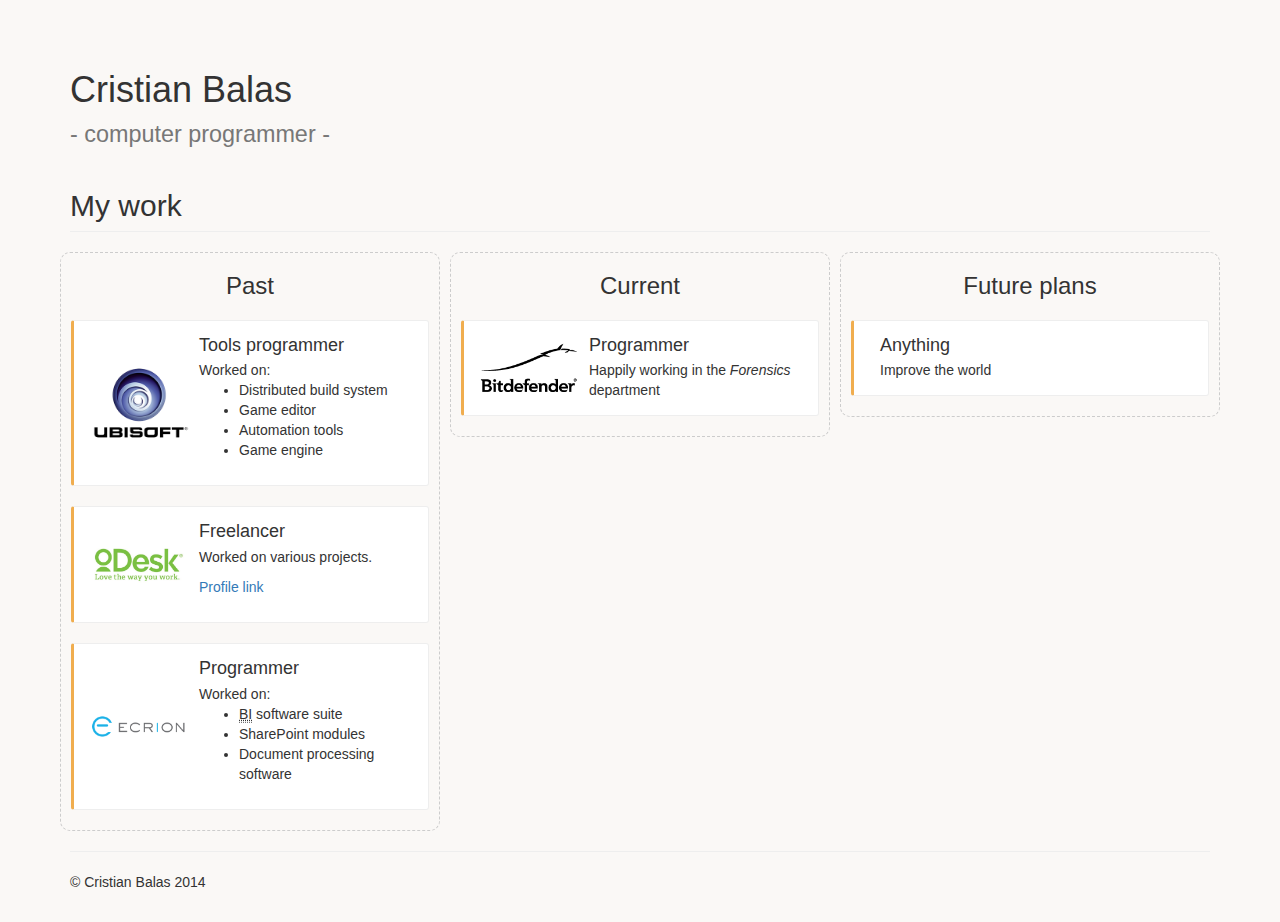
<file: index.html>
<!DOCTYPE html>
<!--[if lt IE 7]>      <html class="no-js lt-ie9 lt-ie8 lt-ie7"> <![endif]-->
<!--[if IE 7]>         <html class="no-js lt-ie9 lt-ie8"> <![endif]-->
<!--[if IE 8]>         <html class="no-js lt-ie9"> <![endif]-->
<!--[if gt IE 8]><!--> <html class="no-js"> <!--<![endif]-->
    <head>
        <meta charset="utf-8">
        <meta http-equiv="X-UA-Compatible" content="IE=edge,chrome=1">
        <title>Cristian Balas</title>
        <meta name="description" content="Cristian Balas - About">
        <meta name="viewport" content="width=device-width, initial-scale=1">

        <link rel="stylesheet" href="css/bootstrap.min.css">
        <style>
            body {
                padding-top: 50px;
                padding-bottom: 20px;
            }
        </style>
        <link rel="stylesheet" href="css/bootstrap-theme.min.css">
        <link rel="stylesheet" href="css/main.css">

        <script src="js/vendor/modernizr-2.6.2-respond-1.1.0.min.js"></script>
    </head>
    <body>
    <div class="container">
        <h1>Cristian Balas<br/><small>- computer programmer -</small></h1>
        <h2 class="page-header">My work</h2>
        <div class="row">
            <div class="col-md-4">
            <div class="cb-wcol">
                <h3>Past</h3>
                <div class="media cb-work-item">
                    <span class="media-left cb-company-logo"><img src="/img/work/ubisoft.png" alt="Ubisoft" title="Ubisoft" /></span>
                    <div class="media-body">
                        <h4 class="media-heading">Tools programmer</h4>
                        Worked on:
                        <ul>
                            <li>Distributed build system</li>
                            <li>Game editor</li>
                            <li>Automation tools</li>
                            <li>Game engine</li>
                        </ul>
                    </div>
                </div>
                <div class="media cb-work-item">
                    <span class="media-left cb-company-logo"><img src="/img/work/odesk.jpg" alt="Freelancer" title="Freelancer" /></span>
                    <div class="media-body">
                        <h4 class="media-heading">Freelancer</h4>
                        <p>Worked on various projects.</p>
                        <p><a href="https://www.odesk.com/o/profiles/users/_~012e7741b8ab0d3feb/" target="_blank">Profile link</a></p>
                   </div>
                </div>
                <div class="media cb-work-item">
                    <span class="media-left cb-company-logo"><img src="/img/work/ecrion.png" alt="Ecrion" title="Ecrion Software" /></span>
                    <div class="media-body">
                        <h4 class="media-heading">Programmer</h4>
                        Worked on:
                        <ul>
                            <li><abbr title="Business Intelligence">BI</abbr> software suite</li>
                            <li>SharePoint modules</li>
                            <li>Document processing software</li>
                        </ul>
                    </div>
                </div>
            </div>
            </div>
            <div class="col-md-4">
            <div class="cb-wcol">
                <h3>Current</h3>
                <div class="media cb-work-item">
                    <span class="media-left cb-company-logo"><img src="/img/work/bitdefender.png" alt="Bitdefender" title="Bitdefender" /></span>
                    <div class="media-body">
                        <h4 class="media-heading">Programmer</h4>
                        Happily working in the <em>Forensics</em> department
                    </div>
                </div>
            </div>
            </div>
            <div class="col-md-4">
            <div class="cb-wcol">
                <h3>Future plans</h3>
                <div class="media cb-work-item">
                    <span class="media-left cb-company-logo"><img src="/img/1x1.png" /></span>
                    <div class="media-body">
                        <h4 class="media-heading">Anything</h4>
                        Improve the world
                    </div>
                </div>
            </div>
            </div>
        </div>
        
        <hr>
      <footer>
      <p>&copy; Cristian Balas 2014</p>
      </footer>
    </div> <!-- /container -->        <script src="//ajax.googleapis.com/ajax/libs/jquery/1.11.1/jquery.min.js"></script>
        <script>window.jQuery || document.write('<script src="js/vendor/jquery-1.11.1.min.js"><\/script>')</script>

        <script src="js/vendor/bootstrap.min.js"></script>

        <script src="js/main.js"></script>

        <!-- Google Analytics -->
        <script>
            (function(b,o,i,l,e,r){b.GoogleAnalyticsObject=l;b[l]||(b[l]=
            function(){(b[l].q=b[l].q||[]).push(arguments)});b[l].l=+new Date;
            e=o.createElement(i);r=o.getElementsByTagName(i)[0];
            e.src='//www.google-analytics.com/analytics.js';
            r.parentNode.insertBefore(e,r)}(window,document,'script','ga'));
            ga('create','UA-39791282-2');ga('send','pageview');
        </script>
    </body>
</html>
</file>
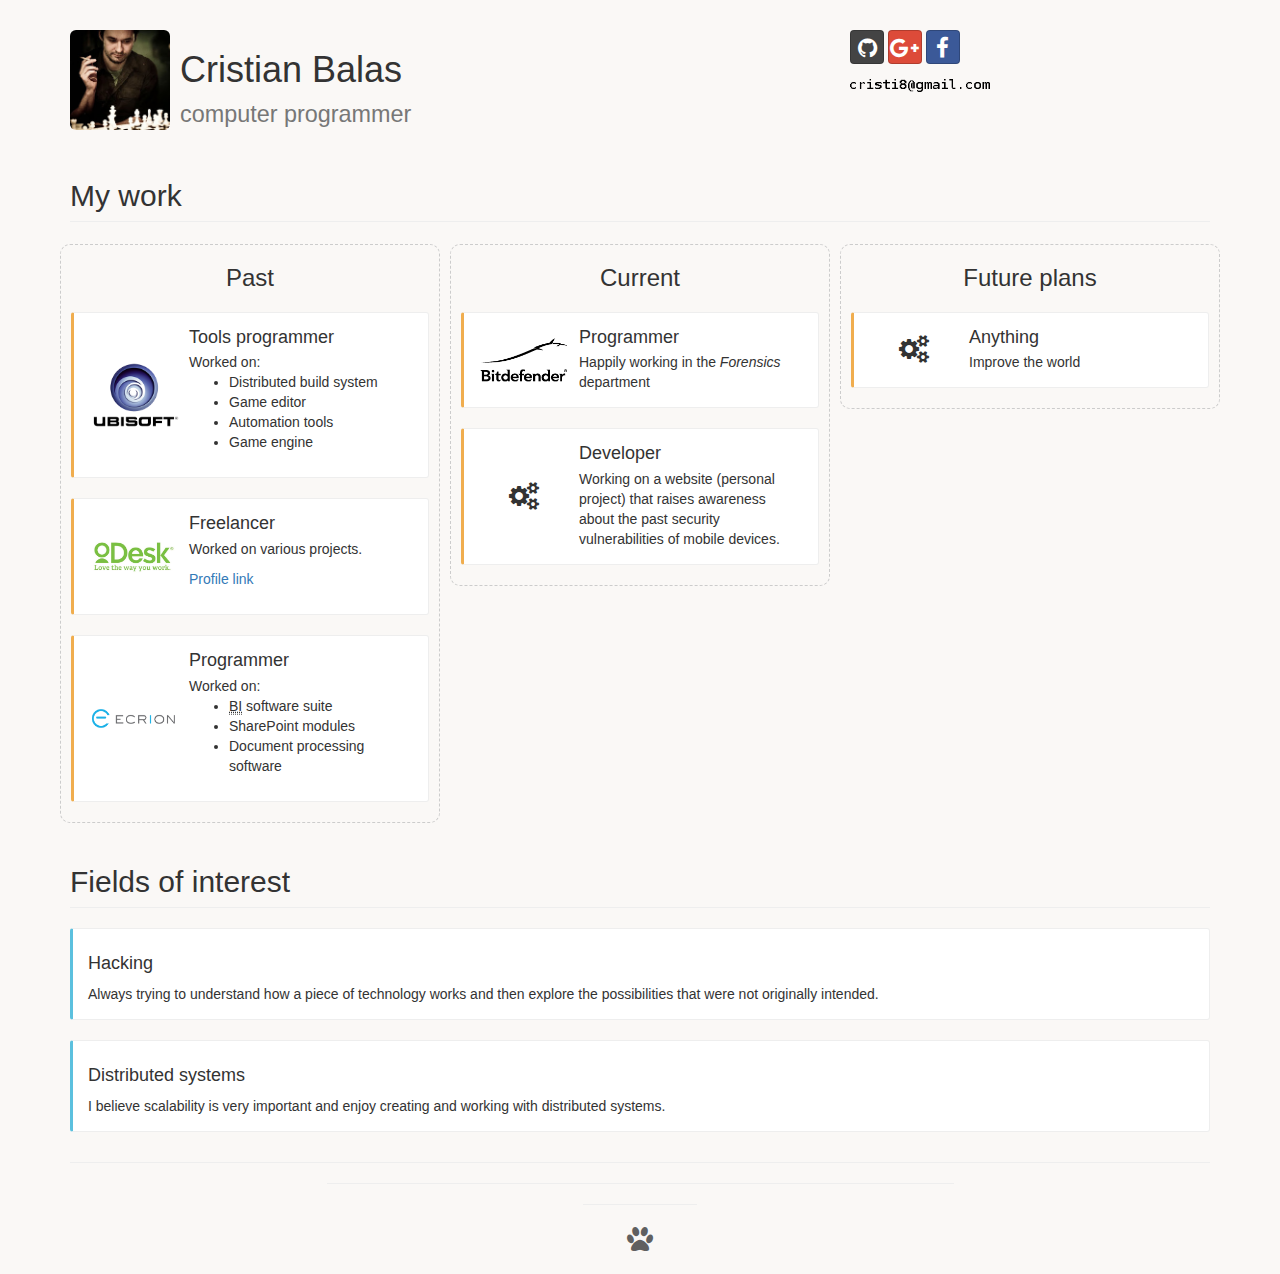
<file: www/index.html>
<!DOCTYPE html>
<!--[if lt IE 7]>      <html class="no-js lt-ie9 lt-ie8 lt-ie7"> <![endif]-->
<!--[if IE 7]>         <html class="no-js lt-ie9 lt-ie8"> <![endif]-->
<!--[if IE 8]>         <html class="no-js lt-ie9"> <![endif]-->
<!--[if gt IE 8]><!--> <html class="no-js"> <!--<![endif]-->
    <head>
        <meta charset="utf-8">
        <meta http-equiv="X-UA-Compatible" content="IE=edge,chrome=1">
        <meta name="google-site-verification" content="-zO-omVuWtYhM50yNzcBw-MuYpm_geYBvuW7mZyxOTo" />
        
        <title>Cristian Balas</title>
        <meta name="description" content="Cristian Balas - About">
        <meta name="viewport" content="width=device-width, initial-scale=1">

        <link rel="stylesheet" href="css/bootstrap.min.css">
        <style>
            body {
                padding-top: 30px;
                padding-bottom: 20px;
            }
        </style>
        <link rel="stylesheet" href="css/bootstrap-theme.min.css">
        <link href="//maxcdn.bootstrapcdn.com/font-awesome/4.2.0/css/font-awesome.min.css" rel="stylesheet">
        <link rel="stylesheet" href="css/bootstrap-social.css">
        <link rel="stylesheet" href="css/main.css">

        <script src="js/vendor/modernizr-2.6.2-respond-1.1.0.min.js"></script>
    </head>
    <body>
    <div class="container">
        <!-- Header -->
        <div class="row">
            <div class="col-sm-8">
                <div class="media">
                    <span class="media-left"><img src="img/cristi8.jpg" class="img-rounded" style="width: 100px" /></span>
                    <div class="media-body">
                        <h1>Cristian Balas<br/><small>computer programmer</small></h1>
                    </div>
                </div>
            </div>
            <div class="col-sm-4">
                <p>
                    <a target="_blank" class="btn btn-social-icon btn-github" href="https://github.com/cristi8" title="Github profile">
                        <i class="fa fa-github"></i>
                    </a>
                    <a target="_blank" class="btn btn-social-icon btn-google-plus" href="https://plus.google.com/+CristianBalas" title="Google+ profile">
                        <i class="fa fa-google-plus"></i>
                    </a>
                    <a target="_blank" class="btn btn-social-icon btn-facebook" href="https://www.facebook.com/cristi.balas" title="Facebook profile">
                        <i class="fa fa-facebook"></i>
                    </a>
                </p>
                <p>
                    <img src="[data-uri]"
                         style="width: 140px;"
                         alt="email" />
                </p>
            </div>
        </div>

        
        <!-- Work -->
        <h2 class="page-header">My work</h2>
        <div class="row">
            <!-- Past work -->
            <div class="col-md-4">
            <div class="cb-wcol">
                <h3>Past</h3>
                <div class="media cb-work-item">
                    <span class="media-left cb-company-logo"><img src="img/work/ubisoft.png" alt="Ubisoft" title="Ubisoft" /></span>
                    <div class="media-body">
                        <h4 class="media-heading">Tools programmer</h4>
                        Worked on:
                        <ul>
                            <li>Distributed build system</li>
                            <li>Game editor</li>
                            <li>Automation tools</li>
                            <li>Game engine</li>
                        </ul>
                    </div>
                </div>
                <div class="media cb-work-item">
                    <span class="media-left cb-company-logo"><img src="img/work/odesk.jpg" alt="Freelancer" title="Freelancer" /></span>
                    <div class="media-body">
                        <h4 class="media-heading">Freelancer</h4>
                        <p>Worked on various projects.</p>
                        <p><a href="https://www.odesk.com/o/profiles/users/_~012e7741b8ab0d3feb/" target="_blank">Profile link</a></p>
                   </div>
                </div>
                <div class="media cb-work-item">
                    <span class="media-left cb-company-logo"><img src="img/work/ecrion.png" alt="Ecrion" title="Ecrion Software" /></span>
                    <div class="media-body">
                        <h4 class="media-heading">Programmer</h4>
                        Worked on:
                        <ul>
                            <li><abbr title="Business Intelligence">BI</abbr> software suite</li>
                            <li>SharePoint modules</li>
                            <li>Document processing software</li>
                        </ul>
                    </div>
                </div>
            </div>
            </div>
            
            <!-- Current work -->
            <div class="col-md-4">
            <div class="cb-wcol">
                <h3>Current</h3>
                <div class="media cb-work-item">
                    <span class="media-left cb-company-logo"><img src="img/work/bitdefender.png" alt="Bitdefender" title="Bitdefender" /></span>
                    <div class="media-body">
                        <h4 class="media-heading">Programmer</h4>
                        Happily working in the <em>Forensics</em> department
                    </div>
                </div>
                <div class="media cb-work-item">
                    <span class="media-left cb-company-logo"><i class="fa fa-cogs fa-2x"></i></span>
                    <div class="media-body">
                        <h4 class="media-heading">Developer</h4>
                        Working on a website (personal project) that raises awareness about the past security vulnerabilities of mobile devices.
                    </div>
                </div>
            </div>
            </div>
            
            <!-- Future plans -->
            <div class="col-md-4">
            <div class="cb-wcol">
                <h3>Future plans</h3>
                <div class="media cb-work-item">
                    <span class="media-left cb-company-logo"><i class="fa fa-cogs fa-2x"></i></span>
                    <div class="media-body">
                        <h4 class="media-heading">Anything</h4>
                        Improve the world
                    </div>
                </div>
            </div>
            </div>
        </div>
        
        <!-- Fields of interest -->
        <h2 class="page-header">Fields of interest</h2>
            <div class="bs-callout bs-callout-info">
                <h4>Hacking</h4>
                Always trying to understand how a piece of technology works and then explore the possibilities that were not originally intended.
            </div>
            <div class="bs-callout bs-callout-info">
                <h4>Distributed systems</h4>
                I believe scalability is very important and enjoy creating and working with distributed systems.
            </div>
            
            
            
            
        <!-- Footer -->
        <footer>
            <hr style="width: 100%;">
            <hr style="width: 55%;">
            <hr style="width: 10%;">
            <div style="text-align: center; color: #606060"><i class="fa fa-2x fa-paw"></i></div>
        </footer>
    </div> <!-- /container -->
        <script src="//ajax.googleapis.com/ajax/libs/jquery/1.11.1/jquery.min.js"></script>
        <script>window.jQuery || document.write('<script src="js/vendor/jquery-1.11.1.min.js"><\/script>')</script>
        <script src="js/vendor/bootstrap.min.js"></script>
        <script src="js/main.js"></script>

        <!-- Google Analytics -->
        <script>
            (function(b,o,i,l,e,r){b.GoogleAnalyticsObject=l;b[l]||(b[l]=
            function(){(b[l].q=b[l].q||[]).push(arguments)});b[l].l=+new Date;
            e=o.createElement(i);r=o.getElementsByTagName(i)[0];
            e.src='//www.google-analytics.com/analytics.js';
            r.parentNode.insertBefore(e,r)}(window,document,'script','ga'));
            ga('create','UA-39791282-2');ga('send','pageview');
        </script>
    </body>
</html>
</file>
<file: css/main.css>
/* ==========================================================================
   Author's custom styles
   ========================================================================== */

body {
    background-color: #faf8f6;
}

.col-sm-4 {
}

.cb-wcol {
    border: 1px dashed #ccc;
    background-color: #faf8f6;
    border-radius: 10px;

    margin: 0px -10px;
    padding: 0px 10px;
    overflow: hidden;
}

.cb-wcol h3 {
    text-align: center;
}

.cb-company-logo {
    vertical-align: middle;
}

.cb-company-logo img {
    max-width: 100px;
    max-height: 100px;
}

.cb-work-item {
    padding: 15px;
    margin: 20px 0;
    border: 1px solid #eee;
    border-left-width: 3px;
    border-radius: 3px;
    background-color: white;
    border-left-color: #f0ad4e;
}

.bs-callout {
    padding: 15px;
    margin: 30px 0;
    border: 1px solid #eee;
    border-left-width: 3px;
    border-radius: 3px;
    background-color: white;
}

.bs-callout-info {
    border-left-color: #5bc0de;
}
.bs-callout-warning {
    border-left-color: #f0ad4e;
}
.bs-callout-danger {
    border-left-color: #d9534f;
}
</file>
<file: www/css/main.css>
/* ==========================================================================
   Author's custom styles
   ========================================================================== */

body {
    background-color: #faf8f6;
}

footer {
    margin-top: 30px;
}

.cb-wcol {
    border: 1px dashed #ccc;
    background-color: #faf8f6;
    border-radius: 10px;

    margin: 2px -10px;
    padding: 0px 10px;
    overflow: hidden;
}

.cb-wcol h3 {
    text-align: center;
}

.cb-company-logo {
    vertical-align: middle;
    text-align: center;
}

.cb-company-logo img, .cb-company-logo i {
    width: 90px;
    max-height: 90px;
}

.cb-work-item {
    padding: 15px;
    margin: 20px 0;
    border: 1px solid #eee;
    border-left-width: 3px;
    border-radius: 3px;
    background-color: white;
    border-left-color: #f0ad4e;
}

.bs-callout {
    padding: 15px;
    margin: 20px 0;
    border: 1px solid #eee;
    border-left-width: 3px;
    border-radius: 3px;
    background-color: white;
}

.bs-callout-info {
    border-left-color: #5bc0de;
}
.bs-callout-warning {
    border-left-color: #f0ad4e;
}
.bs-callout-danger {
    border-left-color: #d9534f;
}
</file>
